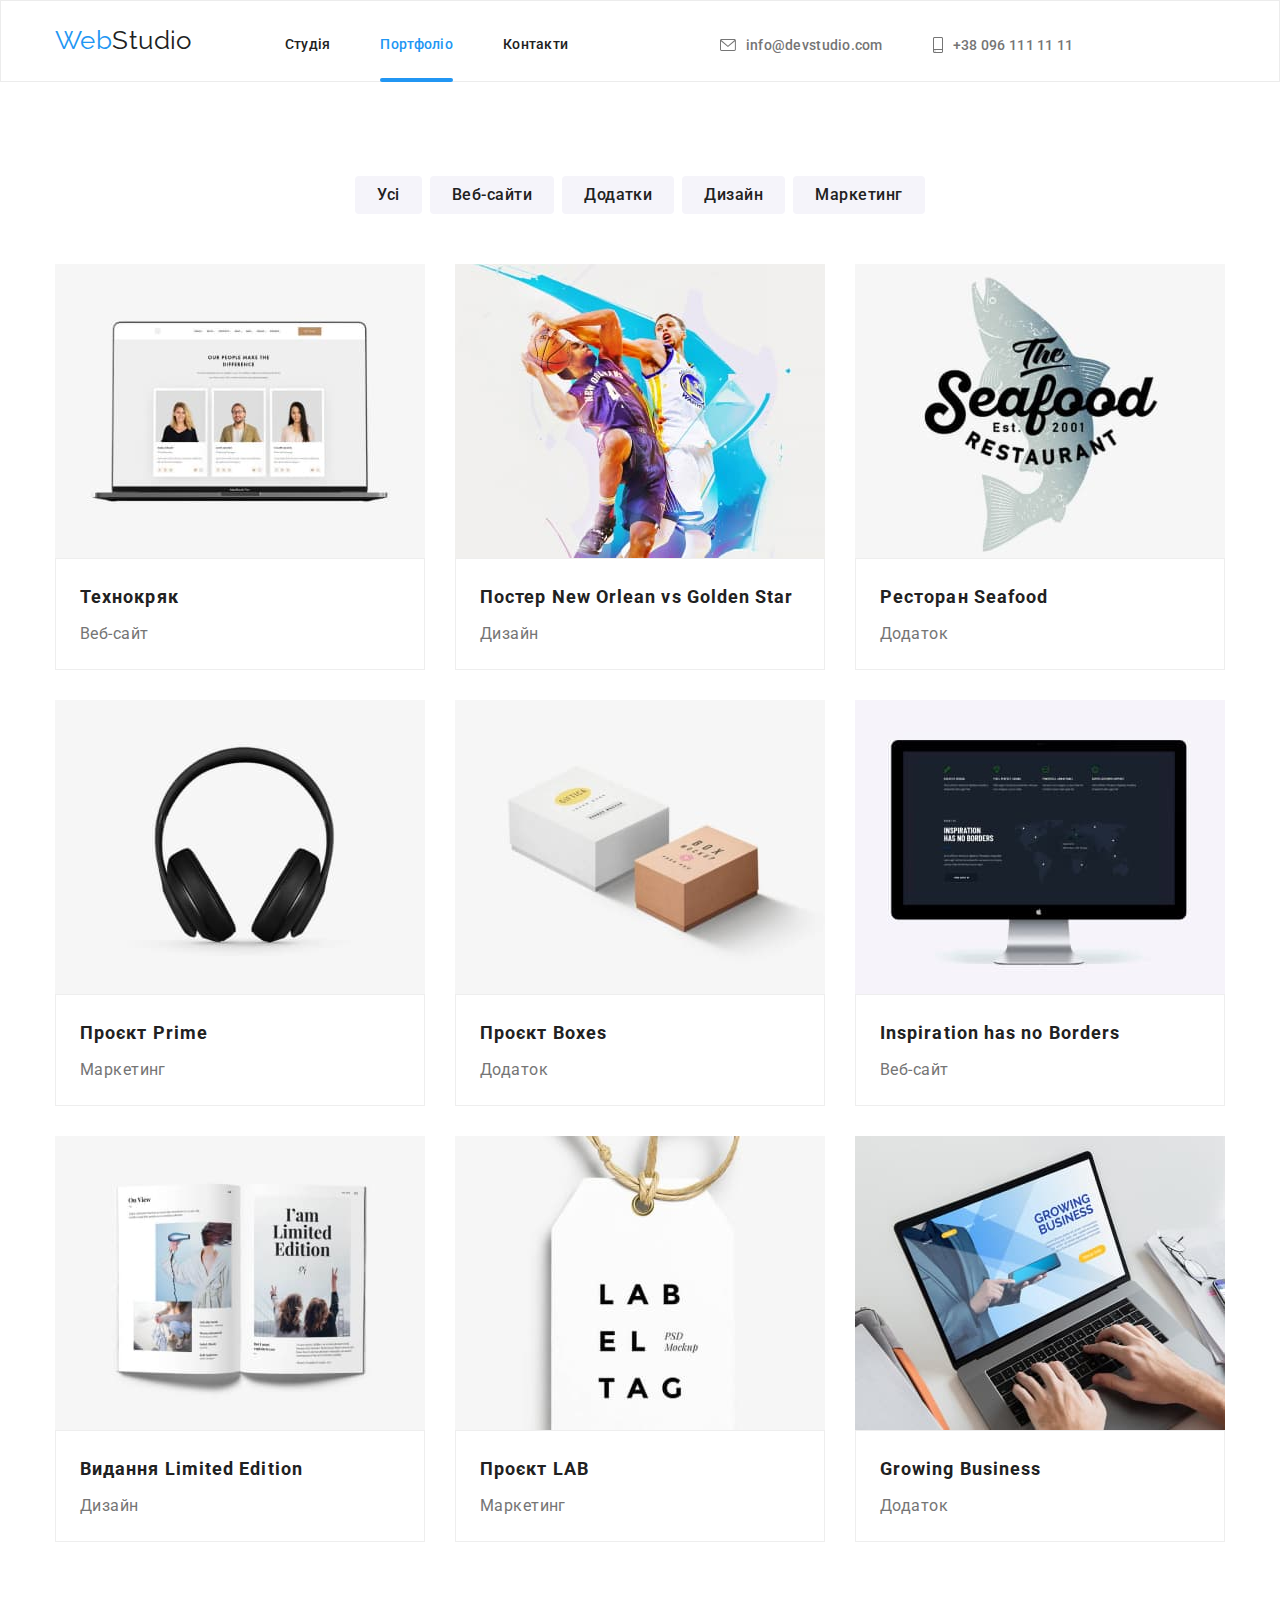
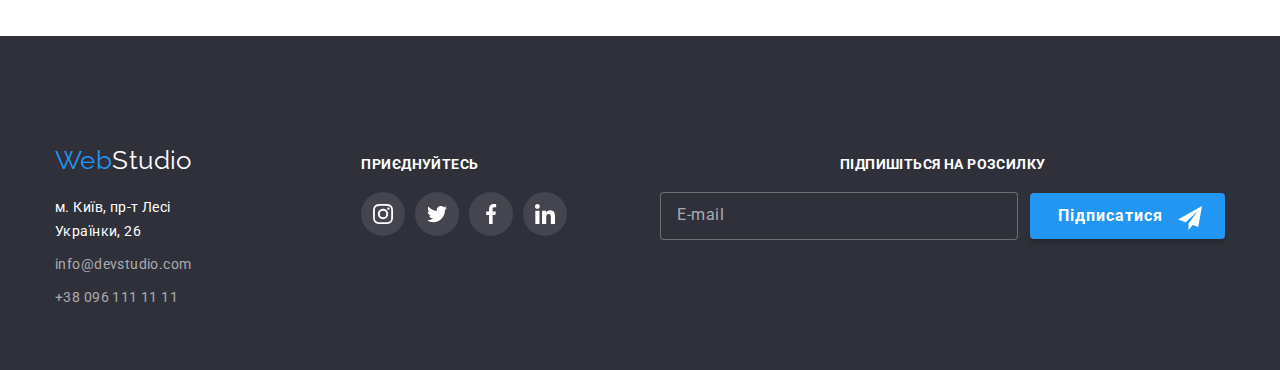
<file: portfolio.html>
<!DOCTYPE html>
<html lang="uk">
	<head>
		<meta charset="UTF-8" />
		<meta http-equiv="X-UA-Compatible" content="IE=edge" />
		<meta name="viewport" content="width=device-width, initial-scale=1.0" />
		<title>Портфоліо</title>
		<link href="https://fonts.googleapis.com/css2?family=Raleway:wght@700&family=Roboto:wght@400;500;700;900&display=swap" rel="stylesheet" />
		<link rel="stylesheet" href="https://cdnjs.cloudflare.com/ajax/libs/modern-normalize/1.1.0/modern-normalize.min.css" />
		<link rel="stylesheet" href="./css/main.min.css" />
	</head>
	<body>
		<!--Блок header-->

		<header class="header">
		<div class="container flex">
			<!-- prettier-ignore -->
			<a class="logo" href="./index.html"><span class="logo__web">Web</span>Studio</a>
			<div class="header-wrap">
				<nav class="nav">
					<ul class="nav__list">
						<li class="nav__item">
							<a class="nav__link" href="./index.html">Студія</a>
						</li>
						<li class="nav__item">
							<a class="nav__link  nav__link--current" href="./portfolio.html">Портфоліо</a>
						</li>
						<li class="nav__item">
							<a class="nav__link" href="#">Контакти</a>
						</li>
					</ul>
				</nav>
				<ul class="header-contacts">
					<li class="header-contacts__item">
						<a class="header-contacts__link flex" href="mailto:info@devstudio.com">
							<svg class="header-contacts__icon" width="16" height="12">
								<use href="./images/icons.svg#icon-envelope"></use>
							</svg>
							info@devstudio.com
						</a>
					</li>
					<li class="header-contacts__item">
						<a class="header-contacts__link flex" href="tel:+380961111111">
							<svg class="header-contacts__icon" width="10" height="16">
								<use href="./images/icons.svg#icon-smartphone"></use>
							</svg>
							+38 096 111 11 11
						</a>
					</li>
				</ul>
			</div>
		</div>
		<button class="menu-toggle js-open-menu" aria-expanded="false" aria-controls="mobile-menu">
			<svg class="menu-toggle__icon" width="40" height="40">
				<use href="./images/icons.svg#icon-menu_40px"></use>
			</svg>
	</header>
		<main>
			<!-- Портфоліо filters -->

			<section class="section">
				<div class="container">
					<h1 class="main-headline">Tech main</h1>
					<ul class="portfolio-filter flex">
						<li class="portfolio-filter__item">
							<button class="portfolio-filter__btn" type="button">Усі</button>
						</li>
						<li class="portfolio-filter__item">
							<button class="portfolio-filter__btn" type="button">Веб-сайти</button>
						</li>
						<li class="portfolio-filter__item">
							<button class="portfolio-filter__btn" type="button">Додатки</button>
						</li>
						<li class="portfolio-filter__item">
							<button class="portfolio-filter__btn" type="button">Дизайн</button>
						</li>
						<li class="portfolio-filter__item">
							<button class="portfolio-filter__btn" type="button">Маркетинг</button>
						</li>
					</ul>

					<!-- Блок project -->

					<ul class="project__list flex">
						<li class="project__item">
							<a class="project__link" href="">
								<div class="project-overlay">
									<img class="" src="./images/images-portfolio/project1.jpg" alt="технокряк" width="370" height="294" />
									<p class="project-overlay__text">
										Ресурс пропонує комплексні пропозиції з різним рівнем функціоналу та сервісів. Все це дозволить відвідувачу отримати вичерпні відомості про компанію чи приватну
										особу.
									</p>
								</div>
								<div class="projects-desc">
									<h2 class="projects-desc__headline">Технокряк</h2>
									<p class="projects-desc__name">Веб-сайт</p>
								</div>
							</a>
						</li>
						<li class="project__item">
							<a class="project__link" href="">
								<div class="project-overlay">
									<img src="./images/images-portfolio/project2.jpg" alt="постер new orlean vs golden star" width="370" height="294" />
									<p class="project-overlay__text">
										Ресурс пропонує комплексні пропозиції з різним рівнем функціоналу та сервісів. Все це дозволить відвідувачу отримати вичерпні відомості про компанію чи приватну
										особу.
									</p>
								</div>
								<div class="projects-desc">
									<h2 class="projects-desc__headline">Постер New Orlean vs Golden Star</h2>
									<p class="projects-desc__name">Дизайн</p>
								</div>
							</a>
						</li>
						<li class="project__item">
							<a class="project__link" href="">
								<div class="project-overlay">
									<img src="./images/images-portfolio/project3.jpg" alt="зесторан seafood" width="370" height="294" />
									<p class="project-overlay__text">
										Ресурс пропонує комплексні пропозиції з різним рівнем функціоналу та сервісів. Все це дозволить відвідувачу отримати вичерпні відомості про компанію чи приватну
										особу.
									</p>
								</div>
								<div class="projects-desc">
									<h2 class="projects-desc__headline">Ресторан Seafood</h2>
									<p class="projects-desc__name">Додаток</p>
								</div>
							</a>
						</li>
						<li class="project__item">
							<a class="project__link" href="">
								<div class="project-overlay">
									<img src="./images/images-portfolio/project4.jpg" alt="проєкт prime" width="370" height="294" />
									<p class="project-overlay__text">
										Ресурс пропонує комплексні пропозиції з різним рівнем функціоналу та сервісів. Все це дозволить відвідувачу отримати вичерпні відомості про компанію чи приватну
										особу.
									</p>
								</div>
								<div class="projects-desc">
									<h2 class="projects-desc__headline">Проєкт Prime</h2>
									<p class="projects-desc__name">Маркетинг</p>
								</div>
							</a>
						</li>
						<li class="project__item">
							<a class="project__link" href="">
								<div class="project-overlay">
									<img src="./images/images-portfolio/project5.jpg" alt="Проєкт Boxes" width="370" height="294" />
									<p class="project-overlay__text">
										Ресурс пропонує комплексні пропозиції з різним рівнем функціоналу та сервісів. Все це дозволить відвідувачу отримати вичерпні відомості про компанію чи приватну
										особу.
									</p>
								</div>
								<div class="projects-desc">
									<h2 class="projects-desc__headline">Проєкт Boxes</h2>
									<p class="projects-desc__name">Додаток</p>
								</div>
							</a>
						</li>
						<li class="project__item">
							<a class="project__link" href="">
								<div class="project-overlay">
									<img src="./images/images-portfolio/project6.jpg" alt="inspiration has no borders" width="370" height="294" />
									<p class="project-overlay__text">
										Ресурс пропонує комплексні пропозиції з різним рівнем функціоналу та сервісів. Все це дозволить відвідувачу отримати вичерпні відомості про компанію чи приватну
										особу.
									</p>
								</div>
								<div class="projects-desc">
									<h2 class="projects-desc__headline">Inspiration has no Borders</h2>
									<p class="projects-desc__name">Веб-сайт</p>
								</div>
							</a>
						</li>
						<li class="project__item">
							<a class="project__link" href="">
								<div class="project-overlay">
									<img src="./images/images-portfolio/project7.jpg" alt="видання limited edition" width="370" height="294" />
									<p class="project-overlay__text">
										Ресурс пропонує комплексні пропозиції з різним рівнем функціоналу та сервісів. Все це дозволить відвідувачу отримати вичерпні відомості про компанію чи приватну
										особу.
									</p>
								</div>
								<div class="projects-desc">
									<h2 class="projects-desc__headline">Видання Limited Edition</h2>
									<p class="projects-desc__name">Дизайн</p>
								</div>
							</a>
						</li>
						<li class="project__item">
							<a class="project__link" href="">
								<div class="project-overlay">
									<img src="./images/images-portfolio/project8.jpg" alt="проєкт lab" width="370" height="294" />
									<p class="project-overlay__text">
										Ресурс пропонує комплексні пропозиції з різним рівнем функціоналу та сервісів. Все це дозволить відвідувачу отримати вичерпні відомості про компанію чи приватну
										особу.
									</p>
								</div>
								<div class="projects-desc">
									<h2 class="projects-desc__headline">Проєкт LAB</h2>
									<p class="projects-desc__name">Маркетинг</p>
								</div>
							</a>
						</li>
						<li class="project__item">
							<a class="project__link" href="">
								<div class="project-overlay">
									<img src="./images/images-portfolio/project9.jpg" alt="growing business" width="370" height="294" />
									<p class="project-overlay__text">
										Ресурс пропонує комплексні пропозиції з різним рівнем функціоналу та сервісів. Все це дозволить відвідувачу отримати вичерпні відомості про компанію чи приватну
										особу.
									</p>
								</div>
								<div class="projects-desc">
									<h2 class="projects-desc__headline">Growing Business</h2>
									<p class="projects-desc__name">Додаток</p>
								</div>
							</a>
						</li>
					</ul>
				</div>
			</section>
		</main>

		<!--Секція footer-->

		<footer class="section-footer">
			<div class="container footer-container">
				<!-- prettier-ignore -->
				<div class="footer-main">
					<div class="footer__contacts">
						<a class="logo  footer__logo" href="./index.html"><span class="logo__web">Web</span>Studio</a>
						<address class="footer-address">
							<ul>
								<li class="footer-address__item">
									<a class="footer-address__city" href="">
										м. Київ, пр-т Лесі Українки, 26
									</a>
								</li>
								<li class="footer-address__item">
									<a class="footer-address__contacts" href="mailto:info@devstudio.com">
										info@devstudio.com
									</a>
								</li>
								<li class="footer-address__item">
									<a class="footer-address__contacts" href="tel:+380961111111">
										+38 096 111 11 11
									</a>
								</li>
							</ul>
						</address>
					</div>
					<!-- Вкладенний блок footer-socials -->
					<div class="footer-socials">
						<h3 class="footer-socials__subtitle">Приєднуйтесь</h3>
						<ul class="team__socials flex">
							<li>
								<a class="team__link footer-socials__link flex" href="https://www.instagram.com/" aria-label="Instagram" target="_blank" rel="noreferrer noopener">
									<svg class="" width="20" height="20">
										<use href="./images/icons.svg#icon-instagram"></use>
									</svg>
								</a>
							</li>
							<li>
								<a class="team__link footer-socials__link flex" href="https://twitter.com" aria-label="Twitter" target="_blank" rel="noreferrer noopener">
									<svg class="" width="20" height="20">
										<use href="./images/icons.svg#icon-twitter"></use>
									</svg>
								</a>
							</li>
							<li>
								<a class="team__link footer-socials__link flex" href="https://facebook.com" aria-label="Facebookr" target="_blank" rel="noreferrer noopener">
									<svg class="" width="20" height="20">
										<use href="./images/icons.svg#icon-facebook"></use>
									</svg>
								</a>
							</li>
							<li>
								<a class="team__link footer-socials__link flex" href="https://linkedin.com" aria-label="Linkedin" target="_blank" rel="noreferrer noopener">
									<svg class="" width="20" height="20">
										<use href="./images/icons.svg#icon-linkedin"></use>
									</svg>
								</a>
							</li>
						</ul>
					</div>
				</div>

				<!-- Форма для підвала -->

				<div class="footer-form">
					<p class="footer-form__title">Підпишіться на розсилку</p>
					<form class="footer-form__item">
						<label>
							<input class="footer-form__field" type="email" name="email" placeholder="E-mail" />
						</label>
						<button class="footer-form__btn" type="submit">
							Підписатися
							<svg class="footer-form__icon" width="24px" height="24px">
								<use href="./images/icons.svg#icon-send"></use>
							</svg>
						</button>
					</form>
				</div>
			</div>
		</footer>
	</body>
</html>
</file>
<file: css/main.min.css>
:root{--font-family-accent: Raleway;--main-black: #212121;--main-grey: #757575;--main-white: #ffffff;--main-blue: #2196f3;--font-weight-bold: 700;--font-weight-regular: 500;--font-size-main: 16px;--secondary-white: #f5f4fa;--common-cubic-bezier: cubic-bezier(0.4, 0, 0.2, 1);--common-anim-time: 2500ms}.visually-hidden{position:absolute;white-space:nowrap;width:1px;height:1px;overflow:hidden;border:0;padding:0;clip:rect(0 0 0 0);-webkit-clip-path:inset(50%);clip-path:inset(50%);margin:-1px}.modal-submit__btn,.footer-form__btn,.hero__btn{font-family:inherit;font-size:16px;font-weight:700;line-height:1.88;letter-spacing:.06em;text-align:center;color:var(--main-white);background:var(--main-blue);-webkit-box-shadow:0px 4px 4px 0px rgba(0,0,0,.1490196078);box-shadow:0px 4px 4px 0px rgba(0,0,0,.1490196078);border:none;border-radius:4px;cursor:pointer;-webkit-transition:color var(--common-anim-time) var(--common-cubic-bezier),background var(--common-anim-time) var(--common-cubic-bezier);transition:color var(--common-anim-time) var(--common-cubic-bezier),background var(--common-anim-time) var(--common-cubic-bezier)}.modal-submit__btn:hover,.footer-form__btn:hover,.hero__btn:hover,.modal-submit__btn:focus,.footer-form__btn:focus,.hero__btn:focus{color:var(--main-black);background:var(--secondary-white)}ul,h1,h2,h3,h4,p,label,input{margin:0;padding:0}img{display:block}a{text-decoration:none;color:inherit}ul{list-style:none}body{font-family:Roboto;font-size:14px;letter-spacing:.03em;color:var(--main-black);background:var(--main-white)}.container{padding:0 15px;margin:0 auto}@media screen and (min-width: 480px){.container{width:480px;-webkit-box-align:center;-ms-flex-align:center;align-items:center}}@media screen and (min-width: 768px){.container{width:768px}}@media screen and (min-width: 1200px){.container{width:1200px}}.header{border:1px solid #ececec}.flex{display:-webkit-box;display:-ms-flexbox;display:flex;-webkit-box-align:baseline;-ms-flex-align:baseline;align-items:baseline}@media screen and (max-width: 480px){.section{padding:60px 0}}@media screen and (min-width: 480px){.section{padding:60px 0}}@media screen and (min-width: 768px){.section{padding:60px 0}}@media screen and (min-width: 1200px){.section{padding:94px 0}}.title{font-size:36px;line-height:1.17;text-align:center}@media screen and (min-width: 480px){.title{margin-bottom:30px}}@media screen and (min-width: 768px){.title{margin-bottom:30px}}@media screen and (min-width: 1200px){.title{margin-bottom:50px}}.header{border:1px solid #ececec;display:-webkit-box;display:-ms-flexbox;display:flex}.logo{font-family:var(--font-family-accent);font-weight:var(--font-weght-bold);-webkit-box-pack:center;-ms-flex-pack:center;justify-content:center}@media screen and (min-width: 480px){.logo{font-size:24px;line-height:1.17;letter-spacing:inherit;padding:16px 0}}@media screen and (min-width: 767px){.logo{padding:24px 0 25px;margin-right:93px}}@media screen and (min-width: 1200px){.logo{font-size:26px;line-height:1.192;letter-spacing:inherit;margin-right:93px;padding:24px 0 25px}}.header-wrap{display:-webkit-box;display:-ms-flexbox;display:flex;-webkit-box-pack:center;-ms-flex-pack:center;justify-content:center;-webkit-box-align:center;-ms-flex-align:center;align-items:center;width:100%}@media screen and (max-width: 767px){.header-wrap{display:none}}.nav__list{font-weight:var(--font-weight-regular);font-size:inherit;line-height:1.14;letter-spacing:.02em;color:var(--main-black);display:-webkit-box;display:-ms-flexbox;display:flex;-webkit-box-align:center;-ms-flex-align:center;align-items:center}@media screen and (max-width: 767px){.nav__list{-webkit-box-orient:vertical;-webkit-box-direction:normal;-ms-flex-direction:column;flex-direction:column}}.nav__item{-webkit-box-pack:center;-ms-flex-pack:center;justify-content:center;-webkit-box-align:center;-ms-flex-align:center;align-items:center}.nav__item:nth-child(n+2){margin-left:50px}.nav__link{position:relative;padding:30px 0;-webkit-transition:color var(--common-anim-time) var(--common-cubic-bezier);transition:color var(--common-anim-time) var(--common-cubic-bezier)}.nav__link:hover,.nav__link:focus{color:var(--main-blue)}.nav__link::after{content:"";position:absolute;opacity:0;display:block;width:100%;height:4px;border-radius:2px;background-color:var(--main-blue);left:0;bottom:0;-webkit-transform:scaleX(0);transform:scaleX(0);-webkit-transition:-webkit-transform var(--common-anim-time) var(--common-cubic-bezier);transition:-webkit-transform var(--common-anim-time) var(--common-cubic-bezier);transition:transform var(--common-anim-time) var(--common-cubic-bezier);transition:transform var(--common-anim-time) var(--common-cubic-bezier), -webkit-transform var(--common-anim-time) var(--common-cubic-bezier);opacity:var(--common-anim-time) var(--common-anim-time)}.nav__link:hover::after,.nav__link:focus::after{opacity:1;-webkit-transform:scaleX(1);transform:scaleX(1)}.nav__link--current::before{content:"";position:absolute;display:block;width:100%;height:4px;border-radius:2px;background-color:var(--main-blue);bottom:0}.logo__web,.nav__link--current,.header-contacts__link:hover,.header-contacts__link:focus{color:var(--main-blue)}.header-contacts{display:-webkit-box;display:-ms-flexbox;display:flex}@media screen and (min-width: 767px){.header-contacts{-webkit-box-orient:vertical;-webkit-box-direction:normal;-ms-flex-direction:column;flex-direction:column;margin:21px auto}}@media screen and (min-width: 1200px){.header-contacts{margin-left:auto;-webkit-box-orient:horizontal;-webkit-box-direction:normal;-ms-flex-direction:row;flex-direction:row;-webkit-box-pack:center;-ms-flex-pack:center;justify-content:center;-webkit-box-align:center;-ms-flex-align:center;align-items:center}}@media screen and (min-width: 767px){.header-contacts__item:nth-child(2){margin-top:10px;margin-left:-20px}}@media screen and (min-width: 1200px){.header-contacts__item:nth-child(2){margin-top:0;margin-left:50px}}.header-contacts__link{font-weight:var(--font-weight-regular);font-size:inherit;line-height:1.145;letter-spacing:.02em;-webkit-box-pack:center;-ms-flex-pack:center;justify-content:center;-webkit-box-align:center;-ms-flex-align:center;align-items:center;padding:32px 0;color:var(--main-grey);-webkit-transition:color var(--common-anim-time) var(--common-cubic-bezier);transition:color var(--common-anim-time) var(--common-cubic-bezier)}@media screen and (min-width: 767px){.header-contacts__link{padding:0}}.header-contacts__icon{margin-right:10px;fill:currentColor}.header-contacts__list{margin-left:auto}.header-contacts__icon{margin-right:10px;fill:currentColor}.hero{text-align:center;background:#2f303a;background-repeat:no-repeat;background-position:center;margin:0 auto}@media screen and (min-width: 480px){.hero{background-image:-webkit-gradient(linear, left top, right top, from(rgba(47, 48, 58, 0.4)), to(rgba(47, 48, 58, 0.4))),url(../images/hero/hero-bg-m.jpg);background-image:linear-gradient(to right, rgba(47, 48, 58, 0.4), rgba(47, 48, 58, 0.4)),url(../images/hero/hero-bg-m.jpg);padding:118px 0}}@media screen and (min-width: 768px){.hero{background-image:-webkit-gradient(linear, left top, right top, from(rgba(47, 48, 58, 0.4)), to(rgba(47, 48, 58, 0.4))),url(../images/hero/hero-bg-t.jpg);background-image:linear-gradient(to right, rgba(47, 48, 58, 0.4), rgba(47, 48, 58, 0.4)),url(../images/hero/hero-bg-t.jpg);padding:118px 0}}@media screen and (min-width: 1200px){.hero{background-image:-webkit-gradient(linear, left top, right top, from(rgba(47, 48, 58, 0.4)), to(rgba(47, 48, 58, 0.4))),url(../images/hero/hero-bg-l.jpg);background-image:linear-gradient(to right, rgba(47, 48, 58, 0.4), rgba(47, 48, 58, 0.4)),url(../images/hero/hero-bg-l.jpg);padding:200px 0;max-width:1600px}}.hero__headline{text-transform:uppercase;color:var(--main-white);font-weight:900;letter-spacing:.06em;text-align:center;margin:0 auto}@media screen and (min-width: 480px){.hero__headline{font-size:26px;line-height:1.62;letter-spacing:inherit;width:360px}}@media screen and (min-width: 768px){.hero__headline{font-size:26px;line-height:1.62;letter-spacing:inherit;width:360px}}@media screen and (min-width: 1200px){.hero__headline{max-width:1600px;font-size:44px;line-height:1.36;letter-spacing:inherit;width:696px}}.hero__btn{margin-top:30px;padding:10px 32px}.features__title{display:none}.features__icon{height:120px;background:var(--secondary-white);border-radius:4px;-webkit-box-pack:center;-ms-flex-pack:center;justify-content:center;-webkit-box-align:center;-ms-flex-align:center;align-items:center;margin-bottom:30px;display:-webkit-box;display:-ms-flexbox;display:flex}@media screen and (min-width: 480px){.features__icon{width:100%;display:-webkit-box;display:-ms-flexbox;display:flex}}@media screen and (min-width: 768px){.features__list{display:-webkit-box;display:-ms-flexbox;display:flex;-ms-flex-wrap:wrap;flex-wrap:wrap;margin:-15px}}@media screen and (min-width: 1200px){.features__list{display:-webkit-box;display:-ms-flexbox;display:flex;-ms-flex-wrap:nowrap;flex-wrap:nowrap;margin:-15px}}@media screen and (max-width: 480px){.features__item{margin-bottom:30px}}@media screen and (min-width: 480px){.features__item{margin-bottom:30px}}@media screen and (min-width: 768px){.features__item{width:calc((100% - 60px)/2);margin:15px}}@media screen and (min-width: 1200px){.features__item{width:calc((100% - 120px)/4);margin:15px}}@media screen and (min-width: 1200px){.features __item:nth-child(n+2){margin-left:30px}}.features__subtitle{font-size:14px;line-height:1.145;letter-spacing:inherit;margin-bottom:10px}@media screen and (max-width: 767px){.features__subtitle{text-align:center;justify-items:center}}@media screen and (min-width: 768px){.features__subtitle{text-align:left;justify-items:left}}.features__desc{line-height:1.71;color:var(--main-grey)}@media screen and (min-width: 480px){.features__desc{width:100%}}.section-directions{padding-top:0;display:-webkit-box;display:-ms-flexbox;display:flex}@media screen and (max-width: 1199px){.section-directions{display:none}}.directions{display:-webkit-box;display:-ms-flexbox;display:flex;-webkit-box-align:baseline;-ms-flex-align:baseline;align-items:baseline}.directions__image:nth-child(n+2){margin-left:30px}.directions__image{position:relative}.directions__inner{position:absolute;bottom:0;padding-bottom:27px;padding-top:27px;width:100%;font-size:14px;line-height:1.145;letter-spacing:inherit;background-color:rgba(47,48,58,.8)}.directions__desc{font-weight:var(--font-weight-bold);text-align:center;color:var(--main-white);text-transform:uppercase}.section-team{text-align:center;background:var(--secondary-white)}@media screen and (max-width: 480px){.title{margin-bottom:30px}}@media screen and (min-width: 768px){.team__list{display:-webkit-box;display:-ms-flexbox;display:flex;-ms-flex-wrap:wrap;flex-wrap:wrap;margin:-15px}}.team__card{background-color:var(--main-white);list-style:none;margin-bottom:30px}@media screen and (min-width: 768px){.team__card{width:calc(100% - 120px - 1)/2;margin:15px}}@media screen and (min-width: 1200px){.team __card:nth-child(n+2){margin-left:30px}}@media screen and (max-width: 480px){.team__image{height:460px;width:100%}}@media screen and (min-width: 480px){.team__image{width:450px;height:460px}}@media screen and (min-width: 768px){.team__image{width:354px;height:374px}}@media screen and (min-width: 1200px){.team__image{width:270px;height:260px}}.team__desk{padding-top:30px;padding-bottom:30px;border-top:none;border-bottom-right-radius:4px;border-bottom-left-radius:4px;-webkit-box-shadow:0px 1px 3px rgba(0,0,0,.12),0px 1px 1px rgba(0,0,0,.14),0px 2px 1px rgba(0,0,0,.2);box-shadow:0px 1px 3px rgba(0,0,0,.12),0px 1px 1px rgba(0,0,0,.14),0px 2px 1px rgba(0,0,0,.2)}.team__members{font-size:var(--font-size-main);line-height:1.187;letter-spacing:inherit;font-weight:var(--font-weight-regular);margin-bottom:10px}.team__name{font-size:var(--font-size-main);line-height:1.187;letter-spacing:inherit;color:var(--main-grey);font-weight:400;margin-bottom:16px}.team__socials{display:-webkit-box;display:-ms-flexbox;display:flex;-webkit-box-pack:center;-ms-flex-pack:center;justify-content:center;-webkit-box-align:center;-ms-flex-align:center;align-items:center;gap:10px}.team__link{display:-webkit-box;display:-ms-flexbox;display:flex;-webkit-box-pack:center;-ms-flex-pack:center;justify-content:center;-webkit-box-align:center;-ms-flex-align:center;align-items:center;height:44px;width:44px;border-radius:50%;fill:#afb1b8;-webkit-transition:background-color var(--common-anim-time) var(--common-cubic-bezier),fill var(--common-anim-time) var(--common-cubic-bezier);transition:background-color var(--common-anim-time) var(--common-cubic-bezier),fill var(--common-anim-time) var(--common-cubic-bezier)}.team__link:hover,.team__link:focus{background-color:var(--main-blue);fill:var(--main-white)}.clients__list{margin:-15px}@media screen and (min-width: 480px){.clients__list{margin-top:15px;display:-webkit-box;display:-ms-flexbox;display:flex;-ms-flex-wrap:wrap;flex-wrap:wrap}}@media screen and (min-width: 768px){.clients__list{display:-webkit-box;display:-ms-flexbox;display:flex;-ms-flex-wrap:wrap;flex-wrap:wrap}}@media screen and (min-width: 1200px){.clients__list{display:-webkit-box;display:-ms-flexbox;display:flex;-ms-flex-wrap:nowrap;flex-wrap:nowrap}}@media screen and (min-width: 480px){.clients__item{width:calc((100% - 60px)/2);margin:15px}}@media screen and (min-width: 768px){.clients__item{width:calc((100% - 90px)/3);margin:15px}}@media screen and (min-width: 1200px){.clients__item{width:nth-child(n2);margin-left:30px}}.clients__link{width:100%;fill:#afb1b8;border:1px solid #afb1b8;border-radius:4px;display:-webkit-box;display:-ms-flexbox;display:flex;-webkit-box-align:center;-ms-flex-align:center;align-items:center;-webkit-box-pack:center;-ms-flex-pack:center;justify-content:center;-webkit-transition:fill var(--common-anim-time) var(--common-cubic-bezier),border var(--common-anim-time) var(--common-cubic-bezier);transition:fill var(--common-anim-time) var(--common-cubic-bezier),border var(--common-anim-time) var(--common-cubic-bezier);height:92px}.clients__link:hover,.clients__link:focus{fill:var(--main-blue);border:1px solid var(--main-blue)}.clients__icon{fill:inherit}.section-footer{background:#2f303a;padding:60px 0}.footer-container{display:-webkit-box;display:-ms-flexbox;display:flex;-webkit-box-pack:center;-ms-flex-pack:center;justify-content:center}@media screen and (min-width: 480px){.footer-container{-webkit-box-orient:vertical;-webkit-box-direction:normal;-ms-flex-direction:column;flex-direction:column;-webkit-box-align:center;-ms-flex-align:center;align-items:center}}@media screen and (min-width: 1200px){.footer-container{-webkit-box-orient:horizontal;-webkit-box-direction:normal;-ms-flex-direction:row;flex-direction:row;-webkit-box-align:baseline;-ms-flex-align:baseline;align-items:baseline}}.footer-main{display:-webkit-box;display:-ms-flexbox;display:flex}@media screen and (min-width: 480px){.footer-main{-webkit-box-orient:vertical;-webkit-box-direction:normal;-ms-flex-direction:column;flex-direction:column;text-align:center}}@media screen and (min-width: 768px){.footer-main{-webkit-box-orient:horizontal;-webkit-box-direction:normal;-ms-flex-direction:row;flex-direction:row;text-align:center}}@media screen and (min-width: 1200px){.footer-main{-webkit-box-align:baseline;-ms-flex-align:baseline;align-items:baseline;-webkit-box-orient:horizontal;-webkit-box-direction:normal;-ms-flex-direction:row;flex-direction:row;text-align:left}}.footer__logo{color:var(--main-white);margin-right:0;padding:0}.footer-address{margin-top:20px}.footer-address__item:nth-child(n+2){margin-top:9px}.footer-address__city{line-height:1.71;font-style:normal;color:var(--main-white)}.footer-address__contacts{color:rgba(255,255,255,.6);font-style:normal;line-height:1.71;text-align:left;-webkit-transition:color var(--common-anim-time) var(--common-cubic-bezier);transition:color var(--common-anim-time) var(--common-cubic-bezier)}.footer-address__contacts:hover,.footer-address__contacts:focus{color:var(--main-blue)}@media screen and (min-width: 480px){.footer__contacts{text-align:center}}@media screen and (min-width: 768px){.footer__contacts{text-align:center}}@media screen and (min-width: 1200px){.footer__contacts{-webkit-box-align:baseline;-ms-flex-align:baseline;align-items:baseline;text-align:left}}@media screen and (min-width: 480px){.footer-socials{text-align:center;margin-top:60px}}@media screen and (min-width: 768px){.footer-socials{text-align:center;-webkit-box-align:baseline;-ms-flex-align:baseline;align-items:baseline;margin-left:165px;margin-top:0}}@media screen and (min-width: 1200px){.footer-socials{text-align:left}}.footer-socials__subtitle{font-size:14px;line-height:1.143;letter-spacing:inherit;text-transform:uppercase;color:var(--main-white);margin-bottom:20px}.footer-socials__link{background:rgba(255,255,255,.1);fill:var(--main-white)}.footer-form{display:inline-block;text-transform:uppercase;font-weight:700;color:var(--main-white)}@media screen and (min-width: 480px){.footer-form{margin-top:60px}}@media screen and (min-width: 768px){.footer-form{margin-top:60px}}@media screen and (min-width: 1200px){.footer-form{margin-left:93px;margin-bottom:20px}}.footer-form__title{margin-bottom:20px;text-transform:uppercase}@media screen and (min-width: 480px){.footer-form__title{text-align:center}}@media screen and (min-width: 768px){.footer-form__title{text-align:center}}.footer-form__item{display:-webkit-box;display:-ms-flexbox;display:flex;-webkit-box-pack:center;-ms-flex-pack:center;justify-content:center;-webkit-box-align:center;-ms-flex-align:center;align-items:center}@media screen and (min-width: 480px){.footer-form__item{-webkit-box-orient:vertical;-webkit-box-direction:normal;-ms-flex-direction:column;flex-direction:column;text-align:center}}@media screen and (min-width: 768px){.footer-form__item{-webkit-box-orient:vertical;-webkit-box-direction:normal;-ms-flex-direction:column;flex-direction:column;text-align:center}}@media screen and (min-width: 1200px){.footer-form__item{-webkit-box-orient:horizontal;-webkit-box-direction:normal;-ms-flex-direction:row;flex-direction:row}}.footer-form__field{border:1px solid rgba(255,255,255,.3);font-size:inherit;line-height:1.25;letter-spacing:inherit;font-weight:400;border-radius:4px;background-color:#2f303a;color:rgba(255,255,255,.6);outline:none}@media screen and (min-width: 480px){.footer-form__field{width:432px;padding:16px 0 15px 16px}}@media screen and (min-width: 768px){.footer-form__field{width:432px}}@media screen and (min-width: 1200px){.footer-form__field{width:358px;padding:14px 16px}}.footer-form__field::-webkit-input-placeholder{color:rgba(255,255,255,.6);font-weight:400;font-size:16px;line-height:1.25}.footer-form__field::-moz-placeholder{color:rgba(255,255,255,.6);font-weight:400;font-size:16px;line-height:1.25}.footer-form__field:-ms-input-placeholder{color:rgba(255,255,255,.6);font-weight:400;font-size:16px;line-height:1.25}.footer-form__field::-ms-input-placeholder{color:rgba(255,255,255,.6);font-weight:400;font-size:16px;line-height:1.25}.footer-form__field::placeholder{color:rgba(255,255,255,.6);font-weight:400;font-size:16px;line-height:1.25}.footer-form__field:focus{border:1px solid var(--main-blue);outline:none}.footer-form__btn{position:relative;padding:8px 62px 8px 28px;margin-left:12px}@media screen and (min-width: 480px){.footer-form__btn{margin-top:20px;text-align:center}}@media screen and (min-width: 768px){.footer-form__btn{margin-top:20px;text-align:center}}@media screen and (min-width: 1200px){.footer-form__btn{margin-top:0}}.footer-form__btn:hover .footer-form__icon,.footer-form__btn:focus .footer-form__icon{fill:var(--main-black)}.footer-form__icon{position:absolute;fill:var(--main-white);left:148px;top:13px;-webkit-transition-property:fill;transition-property:fill;-webkit-transition-duration:var(--common-anim-time);transition-duration:var(--common-anim-time);-webkit-transition-timing-function:var(--common-cubic-bezier);transition-timing-function:var(--common-cubic-bezier);-webkit-transition:fill var(--common-anim-time) var(--common-cubic-bezier);transition:fill var(--common-anim-time) var(--common-cubic-bezier)}.backdrop{position:fixed;left:0;top:0;width:100%;height:100%;background-color:rgba(0,0,0,.2);-webkit-transition-property:opacity;transition-property:opacity;-webkit-transition-duration:var(--common-anim-time);transition-duration:var(--common-anim-time);-webkit-transition-timing-function:var(--common-cubic-bezier);transition-timing-function:var(--common-cubic-bezier);-webkit-transition-property:visibility;transition-property:visibility;transition-duration:var(--common-anim-time);transition-timing-function:var(--common-cubic-bezier)}.backdrop.is-hidden{opacity:0;pointer-events:none;visibility:hidden}.modal{position:absolute;background-color:var(--main-white);top:50%;left:50%;-webkit-transform:translate(-50%, -50%);transform:translate(-50%, -50%);-webkit-box-shadow:0px 2px 1px 0px rgba(0,0,0,.2);box-shadow:0px 2px 1px 0px rgba(0,0,0,.2);-webkit-box-shadow:0px 1px 1px 0px rgba(0,0,0,.1411764706);box-shadow:0px 1px 1px 0px rgba(0,0,0,.1411764706);-webkit-box-shadow:0px 1px 3px 0px rgba(0,0,0,.1215686275);box-shadow:0px 1px 3px 0px rgba(0,0,0,.1215686275);border-radius:4px;padding:40px}@media screen and (min-width: 480px){.modal{width:450px;height:609px}}@media screen and (min-width: 767px){.modal{width:450px;height:609px}}@media screen and (min-width: 1200px){.modal{min-width:528px;min-height:581px}}.modal-close{position:absolute;top:8px;right:8px;display:-webkit-inline-box;display:-ms-inline-flexbox;display:inline-flex;cursor:pointer;background-color:var(--main-white);border-radius:50%;padding:9px 10px 9px 10px;border:1px solid rgba(0,0,0,.1)}.modal-close__icon{fill:#000;-webkit-transition-property:fill;transition-property:fill;-webkit-transition-duration:var(--common-anim-time);transition-duration:var(--common-anim-time);-webkit-transition-timing-function:var(--common-cubic-bezier);transition-timing-function:var(--common-cubic-bezier)}.modal-close:hover .modal-close__icon,.modal-close:focus .modal-close__icon{fill:var(--main-blue)}.modal__headline{display:block;text-align:center;margin-bottom:12px;font-weight:var(--font-weight-bold);font-size:20px}.flex-modal{display:-webkit-box;display:-ms-flexbox;display:flex;-webkit-box-orient:vertical;-webkit-box-direction:normal;-ms-flex-direction:column;flex-direction:column}.modal-form__group{margin-bottom:10px}.modal-form__label{display:block;font-size:12px;font-weight:400;letter-spacing:.01em;width:448px;color:var(--main-grey)}.modal-form__wrapper{position:relative;margin-top:4px}.modal-form__field{display:block;height:40px;padding:14px 15px;border:1px solid rgba(33,33,33,.2);border-radius:4px;outline:none;cursor:pointer;-webkit-transition-property:fill;transition-property:fill;-webkit-transition-duration:var(--common-anim-time);transition-duration:var(--common-anim-time);-webkit-transition-timing-function:var(--common-cubic-bezier);transition-timing-function:var(--common-cubic-bezier);-webkit-transition-property:border;transition-property:border;transition-duration:var(--common-anim-time);transition-timing-function:var(--common-cubic-bezier)}@media screen and (min-width: 480px){.modal-form__field{width:370px}}@media screen and (min-width: 767px){.modal-form__field{width:370px}}@media screen and (min-width: 1200px){.modal-form__field{width:100%}}.modal-form__field:focus{border:1px solid var(--main-blue)}.modal-form__field:focus+.modal-form__icon{fill:var(--main-blue)}.modal-form__icon{position:absolute;top:50%;left:12px;-webkit-transform:translateY(-50%);transform:translateY(-50%)}.modal-form__message{display:block;width:100%;height:120px;font-size:12px;line-height:1.7;letter-spacing:inherit;resize:none;border:1px solid rgba(33,33,33,.2);border-radius:4px;padding:12px 16px;margin-bottom:20px;margin-top:4px;cursor:pointer;outline:none;-webkit-transition-property:border;transition-property:border;-webkit-transition-duration:var(--common-anim-time);transition-duration:var(--common-anim-time);-webkit-transition-timing-function:var(--common-cubic-bezier);transition-timing-function:var(--common-cubic-bezier)}.modal-form__message::-webkit-input-placeholder{color:rgba(117,117,117,.5);font-weight:400}.modal-form__message::-moz-placeholder{color:rgba(117,117,117,.5);font-weight:400}.modal-form__message:-ms-input-placeholder{color:rgba(117,117,117,.5);font-weight:400}.modal-form__message::-ms-input-placeholder{color:rgba(117,117,117,.5);font-weight:400}.modal-form__message::placeholder{color:rgba(117,117,117,.5);font-weight:400}.modal-form__message:focus{border:1px solid var(--main-blue)}.modal-form-checkbox:checked+.modal-form-agreement-icon .uncheck{opacity:0}.modal-agreement{position:relative;display:-webkit-box;display:-ms-flexbox;display:flex;-webkit-box-align:center;-ms-flex-align:center;align-items:center;-webkit-box-pack:center;-ms-flex-pack:center;justify-content:center;margin-bottom:30px}.modal-agreement__desc{-webkit-user-select:none;-moz-user-select:none;-ms-user-select:none;user-select:none;color:var(--main-grey)}@media screen and (min-width: 480px){.modal-agreement__desc{font-size:12px;line-height:1.16;letter-spacing:inherit}}@media screen and (min-width: 767px){.modal-agreement__desc{font-size:12px;line-height:1.16;letter-spacing:inherit}}@media screen and (min-width: 1200px){.modal-agreement__desc{font-weight:400;line-height:1.72}}.modal-agreement__checkbox:checked+.modal-agreement__icon .modal-agreement__check{opacity:1}.modal-agreement__icon{margin-right:8px;-webkit-transform:translateY(10%);transform:translateY(10%)}.modal-agreement__uncheck{opacity:1;-webkit-transition:var(--common-anim-time) var(--common-cubic-bezier);transition:var(--common-anim-time) var(--common-cubic-bezier)}.modal-agreement__check{opacity:0;-webkit-transition:var(--common-anim-time) var(--common-cubic-bezier);transition:var(--common-anim-time) var(--common-cubic-bezier)}.modal-agreement__link{position:relative;color:var(--main-blue)}.modal-agreement__link::after{position:absolute;content:"";width:100%;height:1px;background:var(--main-blue);bottom:1px;left:0}.modal-submit__btn{padding:10px 52px;display:-webkit-box;display:-ms-flexbox;display:flex;margin:0 auto}.main-headline{display:none}.portfolio-filter{-webkit-box-pack:center;-ms-flex-pack:center;justify-content:center}.portfolio-filter__item:nth-child(n+2){margin-left:8px}.portfolio-filter__btn{font-size:var(--font-size-main);line-height:1.625;letter-spacing:.03em;font-weight:var(--font-weight-regular);color:var(--main-black);background:var(--secondary-white);text-align:center;border-radius:4px;-webkit-box-sizing:border-box;box-sizing:border-box;font-family:Roboto;padding:6px 22px;border:none;-webkit-transition:color var(--common-anim-time) var(--common-cubic-bezier),background var(--common-anim-time) var(--common-cubic-bezier),-webkit-box-shadow var(--common-anim-time) var(--common-cubic-bezier);transition:color var(--common-anim-time) var(--common-cubic-bezier),background var(--common-anim-time) var(--common-cubic-bezier),-webkit-box-shadow var(--common-anim-time) var(--common-cubic-bezier);transition:color var(--common-anim-time) var(--common-cubic-bezier),background var(--common-anim-time) var(--common-cubic-bezier),box-shadow var(--common-anim-time) var(--common-cubic-bezier);transition:color var(--common-anim-time) var(--common-cubic-bezier),background var(--common-anim-time) var(--common-cubic-bezier),box-shadow var(--common-anim-time) var(--common-cubic-bezier),-webkit-box-shadow var(--common-anim-time) var(--common-cubic-bezier);cursor:pointer}.portfolio-filter__btn:hover,.portfolio-filter__btn:focus{color:var(--main-white);background:var(--main-blue);-webkit-box-shadow:0px 3px 1px rgba(0,0,0,.1),0px 1px 2px rgba(0,0,0,.08),0px 2px 2px rgba(0,0,0,.12);box-shadow:0px 3px 1px rgba(0,0,0,.1),0px 1px 2px rgba(0,0,0,.08),0px 2px 2px rgba(0,0,0,.12)}.project__list{-ms-flex-wrap:wrap;flex-wrap:wrap;margin-top:50px}.project__item{-webkit-transition:-webkit-box-shadow var(--common-anim-time) var(--common-cubic-bezier);transition:-webkit-box-shadow var(--common-anim-time) var(--common-cubic-bezier);transition:box-shadow var(--common-anim-time) var(--common-cubic-bezier);transition:box-shadow var(--common-anim-time) var(--common-cubic-bezier), -webkit-box-shadow var(--common-anim-time) var(--common-cubic-bezier)}.project__item:nth-child(3n+2){margin:0 30px}.project__item:nth-child(-n+6){margin-bottom:30px}.project__item:hover,.project__item:focus{-webkit-box-shadow:0px 1px 1px rgba(0,0,0,.12),0px 4px 4px rgba(0,0,0,.06),1px 4px 6px rgba(0,0,0,.16);box-shadow:0px 1px 1px rgba(0,0,0,.12),0px 4px 4px rgba(0,0,0,.06),1px 4px 6px rgba(0,0,0,.16)}.project-overlay{position:relative;overflow:hidden;-webkit-user-select:none;-moz-user-select:none;-ms-user-select:none;user-select:none}.project-overlay__text{display:inline-block;position:absolute;top:0;left:0;width:100%;height:100%;padding:63px 24px;font-size:18px;line-height:1.56;letter-spacing:inherit;font-style:400;background-color:rgba(33,150,243,.9);color:var(--main-white);-webkit-transform:translateY(100%);transform:translateY(100%);opacity:0;-webkit-transition:opacity var(--common-anim-time) var(--common-cubic-bezier),-webkit-transform var(--common-anim-time) var(--common-cubic-bezier);transition:opacity var(--common-anim-time) var(--common-cubic-bezier),-webkit-transform var(--common-anim-time) var(--common-cubic-bezier);transition:transform var(--common-anim-time) var(--common-cubic-bezier),opacity var(--common-anim-time) var(--common-cubic-bezier);transition:transform var(--common-anim-time) var(--common-cubic-bezier),opacity var(--common-anim-time) var(--common-cubic-bezier),-webkit-transform var(--common-anim-time) var(--common-cubic-bezier)}.project__link:hover .project-overlay__text,.project__link:focus .project-overlay__text{-webkit-transform:translateY(0);transform:translateY(0);opacity:1}.projects-desc{padding:20px 24px;border-top:none;border:1px solid #eee}.projects-desc__headline{font-size:18px;line-height:2;letter-spacing:.06em;margin-bottom:4px}.projects-desc__name{font-size:16px;line-height:1.875;letter-spacing:inherit;color:var(--main-grey)}.menu-toggle{height:40px;margin:10px 15px 0 0;padding:0;background-color:rgba(0,0,0,0);cursor:pointer;border:none;outline:none;border-radius:50%}@media(min-width: 768px){.menu-toggle{display:none}}@media(min-width: 1200px){.menu-toggle{display:none}}.menu-toggle__item{padding:12px 8px;display:-webkit-box;display:-ms-flexbox;display:flex;-webkit-box-pack:center;-ms-flex-pack:center;justify-content:center;-webkit-box-align:center;-ms-flex-align:center;align-items:center}.menu-toggle__item:hover,.menu-toggle__item:focus{fill:var(--main-blue)}.menu-toggle:hover .menu-toggle__icon,.menu-toggle:focus .menu-toggle__icon{fill:var(--main-blue)}.menu-container.is-open{-webkit-transform:translateX(0);transform:translateX(0)}.menu-container{position:fixed;top:0;left:0;display:-webkit-box;display:-ms-flexbox;display:flex;-webkit-box-orient:vertical;-webkit-box-direction:normal;-ms-flex-direction:column;flex-direction:column;width:100vw;height:100vh;padding:48px 40px;background-color:#fff;-webkit-box-shadow:0px 4px 8px rgba(0,0,0,.04),0px 2px 4px rgba(0,0,0,.08),0px 1px 3px rgba(0,0,0,.16);box-shadow:0px 4px 8px rgba(0,0,0,.04),0px 2px 4px rgba(0,0,0,.08),0px 1px 3px rgba(0,0,0,.16);-webkit-transform:translateX(100%);transform:translateX(100%);-webkit-transition:-webkit-transform var(--common-anim-time) var(--common-cubic-bezier);transition:-webkit-transform var(--common-anim-time) var(--common-cubic-bezier);transition:transform var(--common-anim-time) var(--common-cubic-bezier);transition:transform var(--common-anim-time) var(--common-cubic-bezier), -webkit-transform var(--common-anim-time) var(--common-cubic-bezier)}.menu-container .menu-toggle{position:absolute;top:16px;right:16px;color:#fff}.mobile-menu{font-size:40px;line-height:1.175;letter-spacing:.02em;font-weight:var(--font-weight-regular);font-style:normal;display:-webkit-box;display:-ms-flexbox;display:flex;-webkit-box-orient:vertical;-webkit-box-direction:normal;-ms-flex-direction:column;flex-direction:column}.mobile-menu__item{display:inline-block}.mobile-menu__link:hover,.mobile-menu__link:focus,.mobile-contacts__link:hover,.mobile-contacts__link:focus{color:var(--main-blue)}.mobile-menu__item:nth-child(2){margin:32px 0}.mobile-contacts{margin-top:306px}.mobile-contacts__item{font-size:34px;line-height:1.18;letter-spacing:.02em;font-weight:500}.mobile-contacts__item:nth-child(2){font-size:24px;line-height:1.17;letter-spacing:.02em;margin-top:32px;margin-bottom:64px}.mobile-socials{font-weight:500;font-size:18px;line-height:1.22;letter-spacing:.02em;color:var(--main-blue)}.mobile-socials__item:nth-child(n+2){margin-left:10px;padding-left:10px;border-left:1px solid rgba(33,33,33,.2)}/*# sourceMappingURL=main.min.css.map */
</file>
